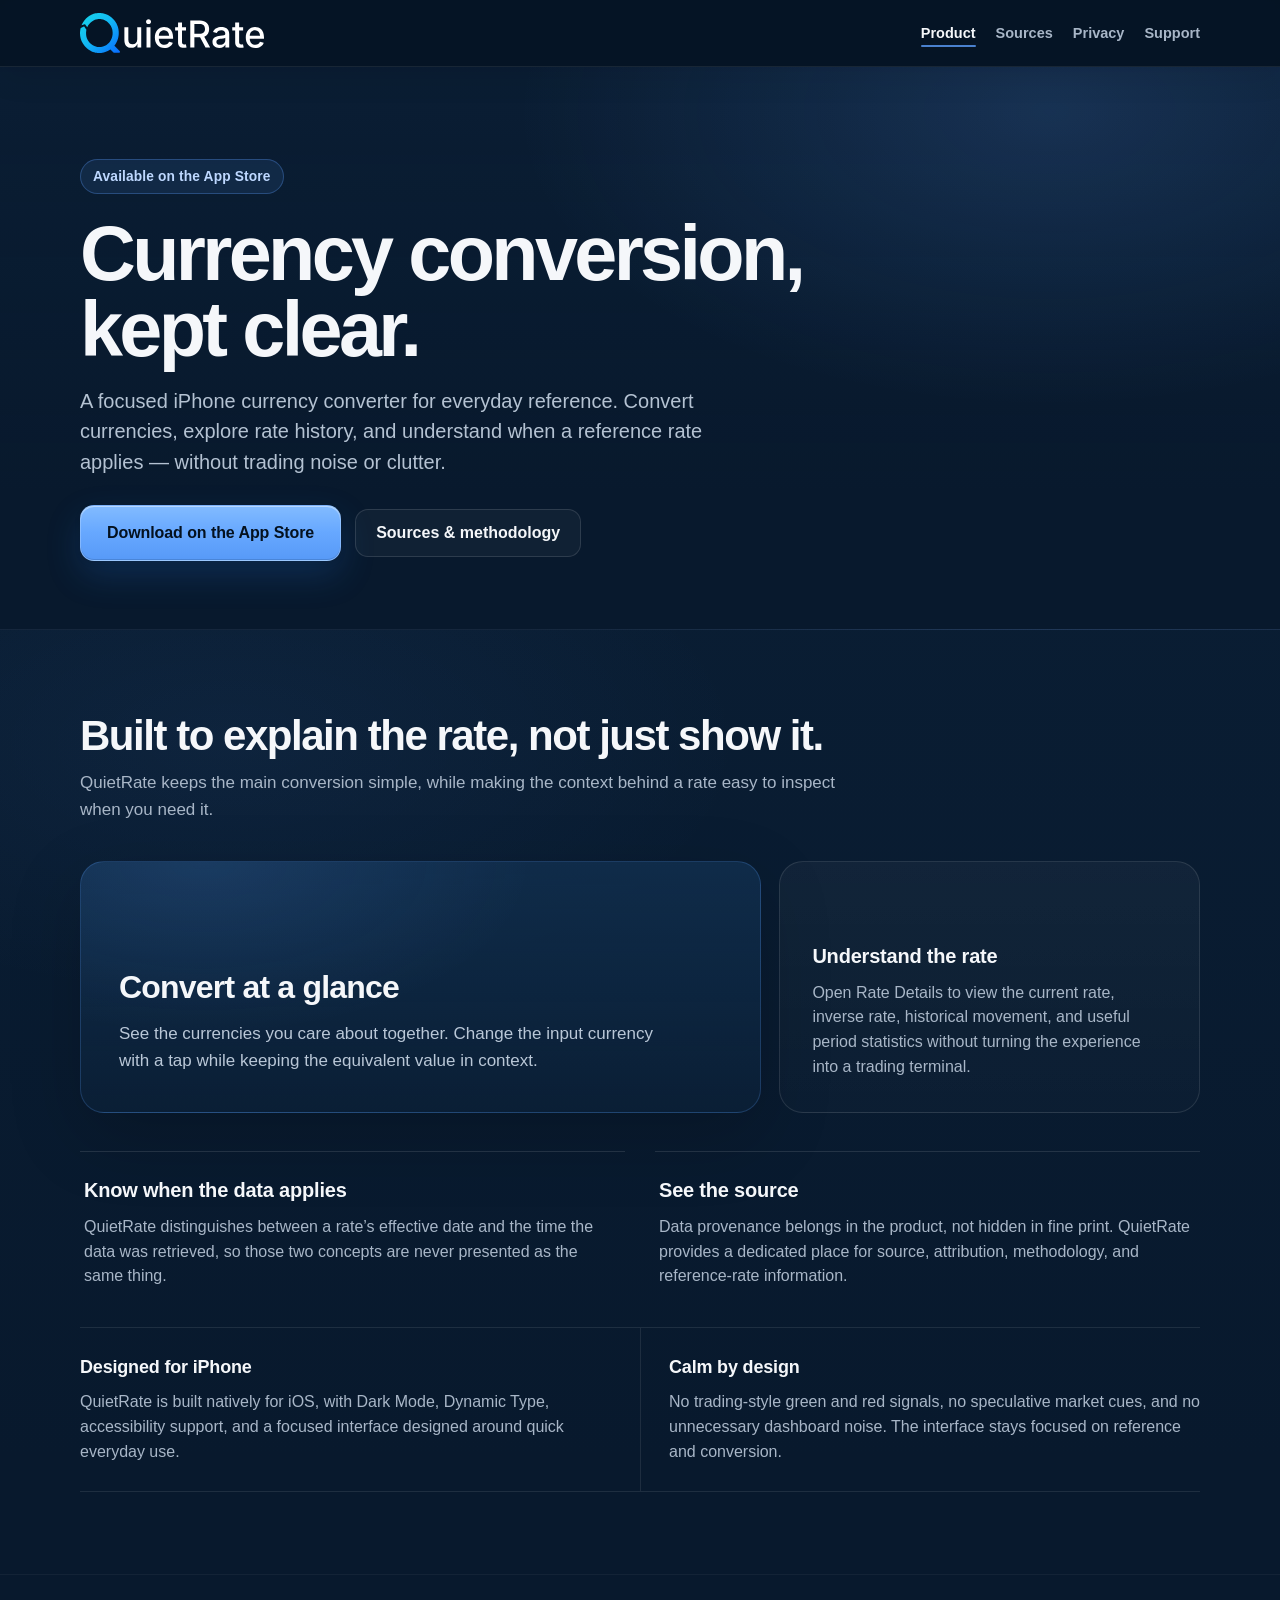
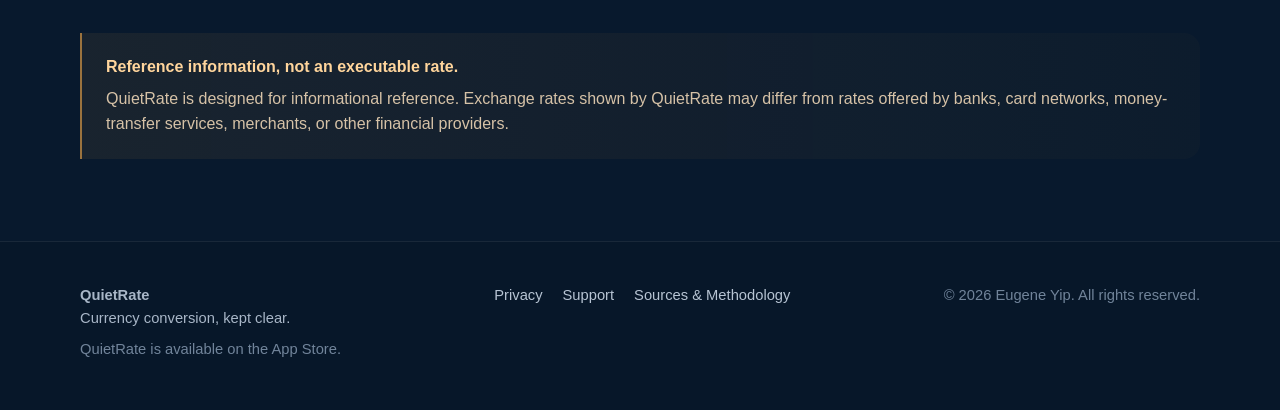
<file: index.html>
<!doctype html>
<html lang="en">
<head>
  <meta charset="utf-8">
  <meta name="viewport" content="width=device-width, initial-scale=1">
  <title>QuietRate — Currency conversion, kept clear.</title>
  <meta name="description" content="A focused iPhone currency converter for everyday reference, with clear rate context and source transparency.">
  <meta name="theme-color" content="#08192D">
  <meta name="color-scheme" content="dark">
  <link rel="canonical" href="https://quietrate.app/">
  <meta property="og:type" content="website">
  <meta property="og:title" content="QuietRate — Currency conversion, kept clear.">
  <meta property="og:description" content="A focused iPhone currency converter for everyday reference, with clear rate context and source transparency.">
  <meta property="og:url" content="https://quietrate.app/">
<link rel="icon" href="/favicon.svg" type="image/svg+xml">
<link rel="icon" href="/favicon-48x48.png" type="image/png" sizes="48x48">
<link rel="icon" href="/favicon-32x32.png" type="image/png" sizes="32x32">
<link rel="icon" href="/favicon-16x16.png" type="image/png" sizes="16x16">
<link rel="apple-touch-icon" href="/apple-touch-icon.png" sizes="180x180">
  <link rel="stylesheet" href="/assets/styles.css">
</head>
<body>

<a class="skip-link" href="#main">Skip to content</a>
<header class="site-header">
  <div class="wrap nav">
    <a class="brand" href="/"><img src="/assets/brand/QuietRate-Lockup-Integrated-Dark.svg" alt="QuietRate" width="207" height="44"></a>
    <nav aria-label="Primary">
      <ul class="nav-links">
        <li><a href="/" aria-current="page">Product</a></li>
        <li><a href="/sources/">Sources</a></li>
        <li><a href="/privacy/">Privacy</a></li>
        <li><a href="/support/">Support</a></li>
      </ul>
    </nav>
  </div>
</header>

<main id="main">

<section class="hero">
  <div class="wrap">
    <span class="eyebrow">Available on the App Store</span>
    <h1 class="hero-title"><span>Currency</span> <span>conversion,</span> <span>kept clear.</span></h1>
    <p class="lede">A focused iPhone currency converter for everyday reference. Convert currencies, explore rate history, and understand when a reference rate applies — without trading noise or clutter.</p>
    <div class="actions">
      <a class="button primary" href="https://apps.apple.com/us/app/quietrate-currency-converter/id6806090397">Download on the App Store</a>
      <a class="button secondary" href="/sources/">Sources &amp; methodology</a>
    </div>
  </div>
</section>

<section class="section feature-section">
  <div class="wrap">
    <div class="section-title">
      <h2>Built to explain the rate, not just show it.</h2>
      <p>QuietRate keeps the main conversion simple, while making the context behind a rate easy to inspect when you need it.</p>
    </div>
    <div class="feature-lead-grid">
      <article class="card feature-lead">
        <h3>Convert at a glance</h3>
        <p>See the currencies you care about together. Change the input currency with a tap while keeping the equivalent value in context.</p>
      </article>
      <article class="card feature-supporting">
        <h3>Understand the rate</h3>
        <p>Open Rate Details to view the current rate, inverse rate, historical movement, and useful period statistics without turning the experience into a trading terminal.</p>
      </article>
    </div>
    <div class="feature-context-grid">
      <article class="card">
        <h3>Know when the data applies</h3>
        <p>QuietRate distinguishes between a rate’s effective date and the time the data was retrieved, so those two concepts are never presented as the same thing.</p>
      </article>
      <article class="card">
        <h3>See the source</h3>
        <p>Data provenance belongs in the product, not hidden in fine print. QuietRate provides a dedicated place for source, attribution, methodology, and reference-rate information.</p>
      </article>
    </div>
    <div class="feature-principles">
      <article class="feature-principle">
        <h3>Designed for iPhone</h3>
        <p>QuietRate is built natively for iOS, with Dark Mode, Dynamic Type, accessibility support, and a focused interface designed around quick everyday use.</p>
      </article>
      <article class="feature-principle">
        <h3>Calm by design</h3>
        <p>No trading-style green and red signals, no speculative market cues, and no unnecessary dashboard noise. The interface stays focused on reference and conversion.</p>
      </article>
    </div>
  </div>
</section>

<section class="section reference-section">
  <div class="wrap">
    <div class="notice">
      <strong>Reference information, not an executable rate.</strong>
      <p>QuietRate is designed for informational reference. Exchange rates shown by QuietRate may differ from rates offered by banks, card networks, money-transfer services, merchants, or other financial providers.</p>
    </div>
  </div>
</section>

</main>

<footer class="site-footer">
  <div class="wrap footer-row">
    <div>
      <strong>QuietRate</strong><br>
      Currency conversion, kept clear.<br>
      <span class="meta-note">QuietRate is available on the App Store.</span>
    </div>
    <div class="footer-links" aria-label="Footer">
      <a href="/privacy/">Privacy</a>
      <a href="/support/">Support</a>
      <a href="/sources/">Sources &amp; Methodology</a>
    </div>
    <div>© 2026 Eugene Yip. All rights reserved.</div>
  </div>
</footer>

</body>
</html>
</file>
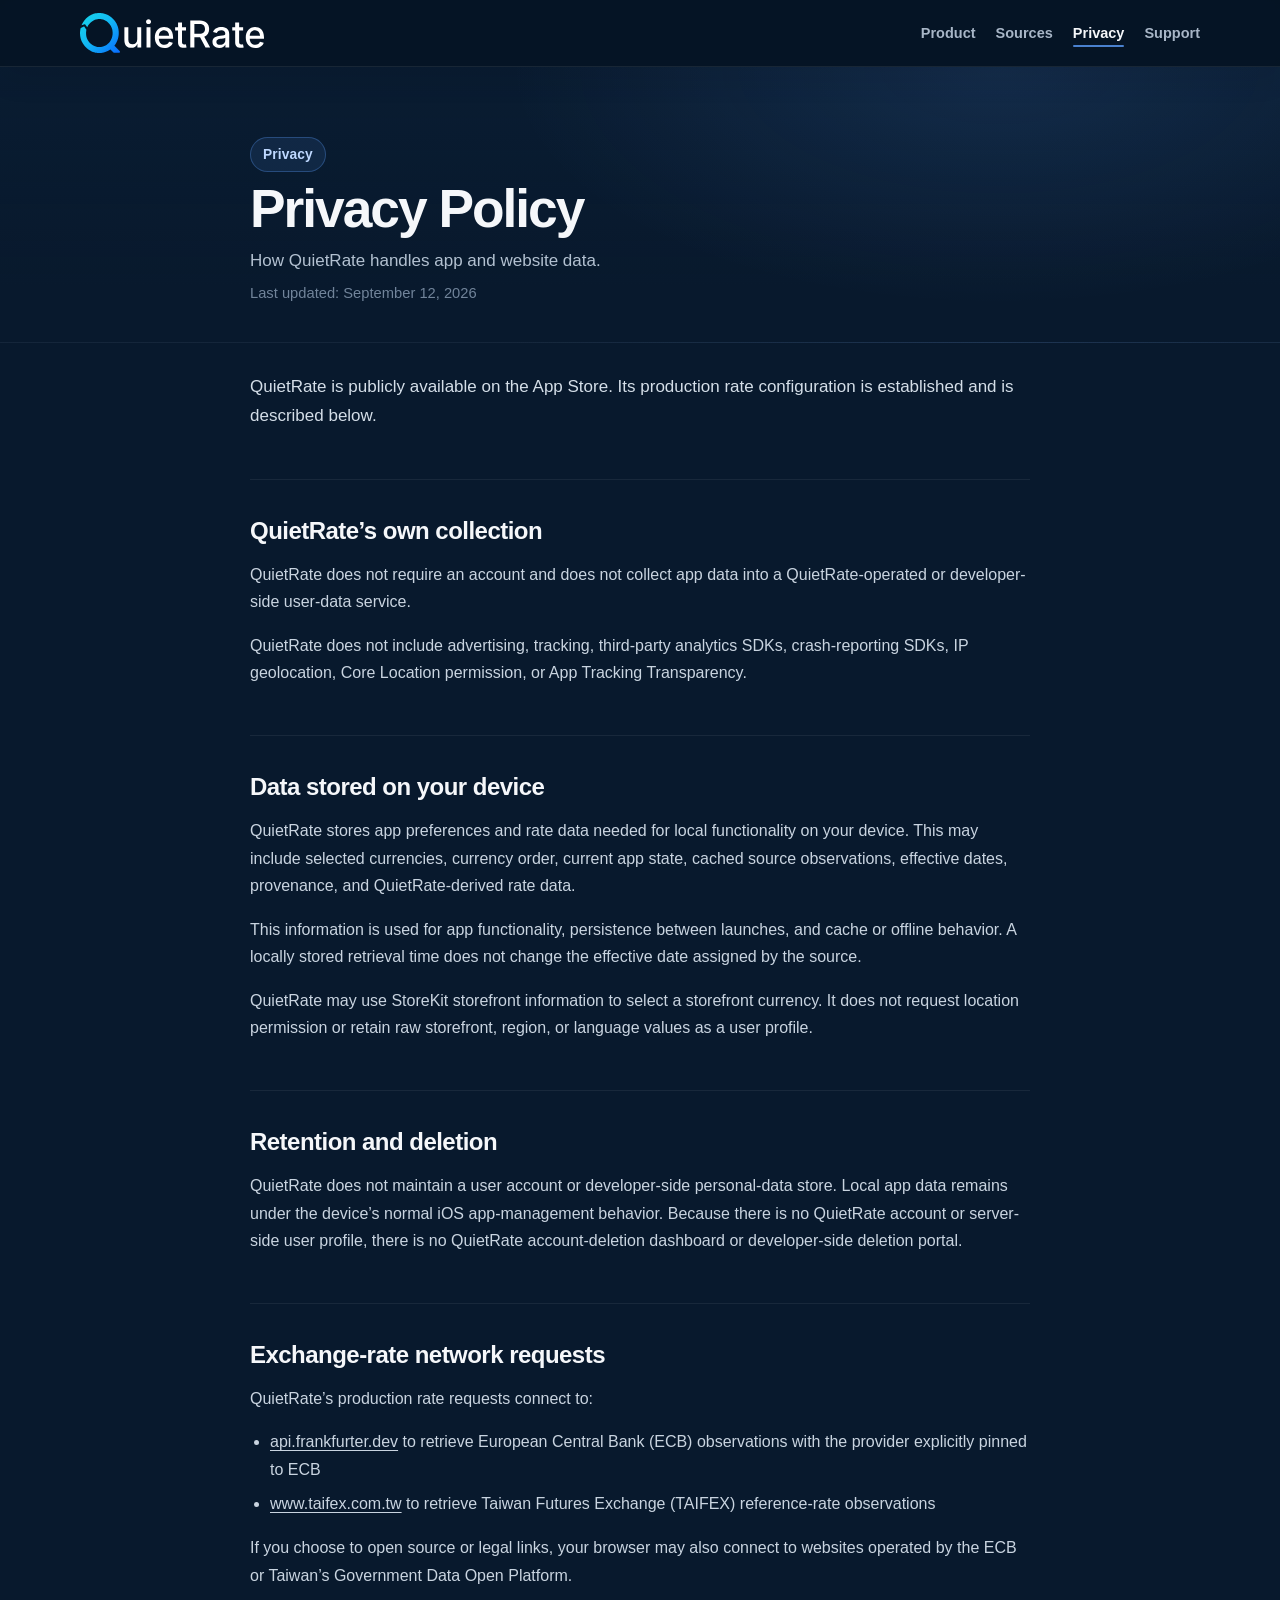
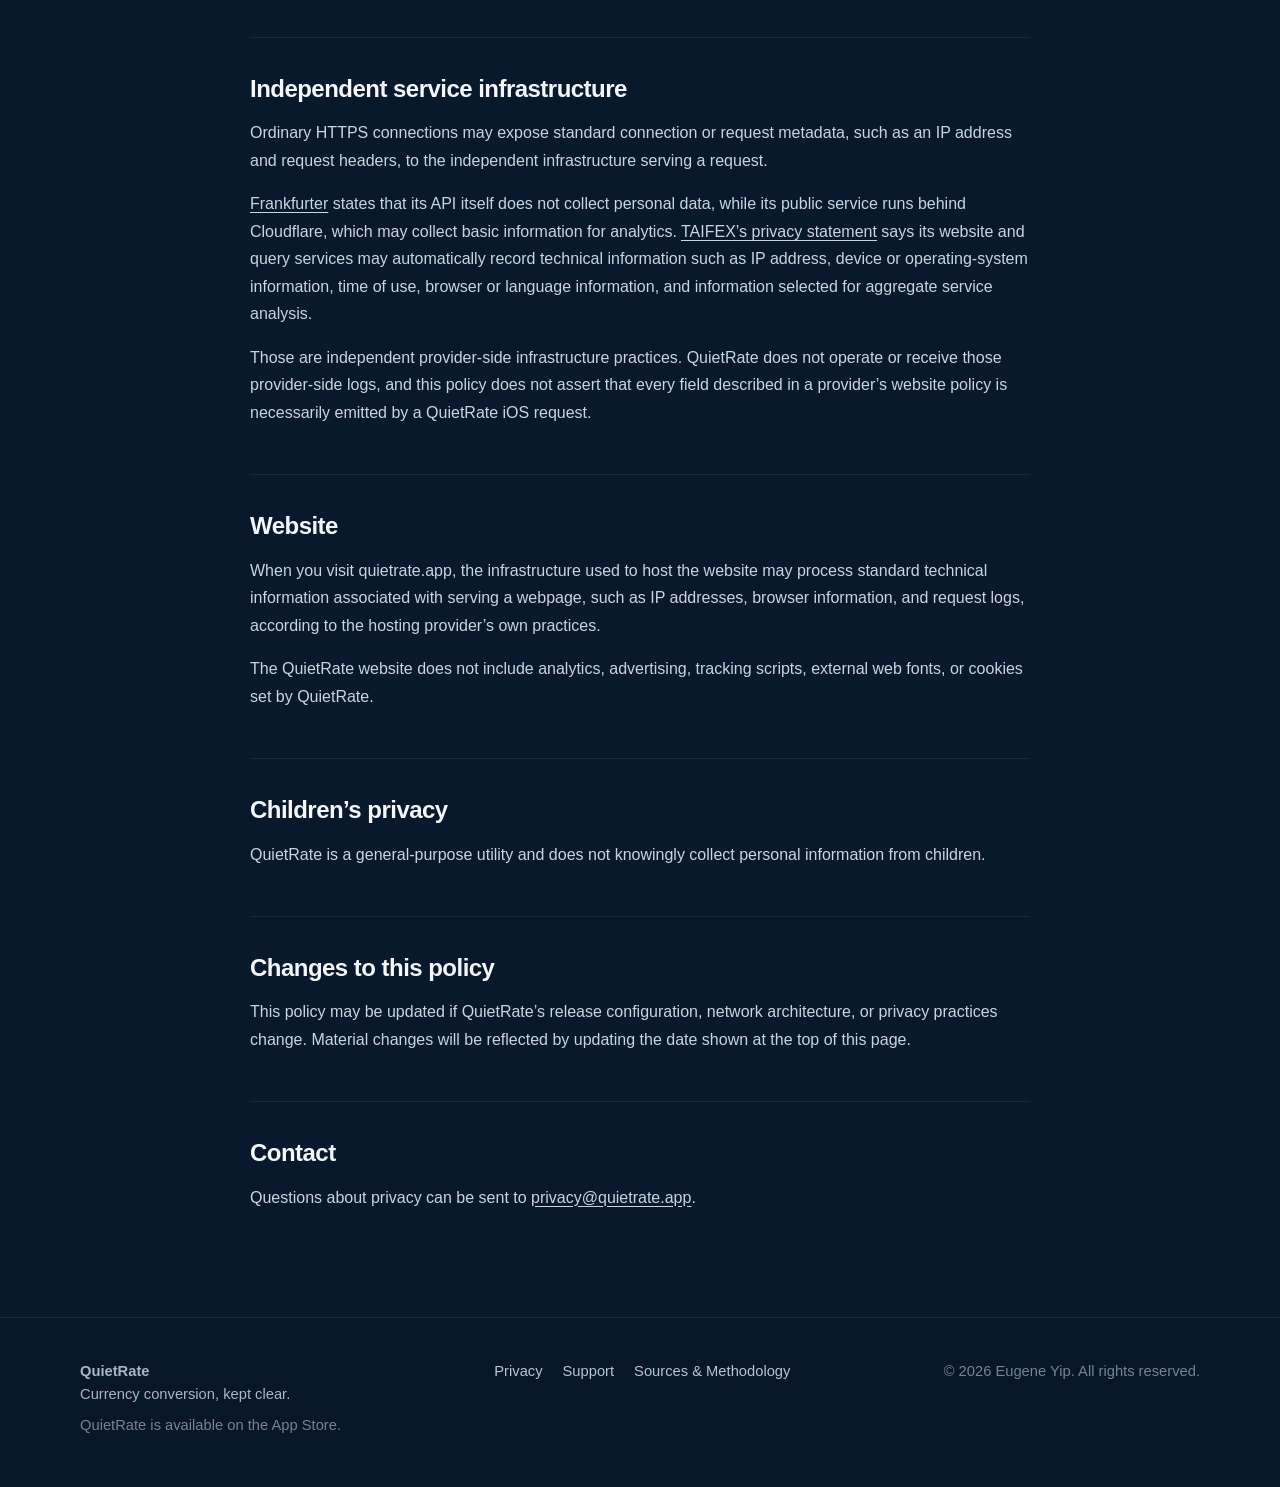
<file: privacy/index.html>
<!doctype html>
<html lang="en">
<head>
  <meta charset="utf-8">
  <meta name="viewport" content="width=device-width, initial-scale=1">
  <title>Privacy Policy — QuietRate</title>
  <meta name="description" content="Privacy information for QuietRate.">
  <meta name="theme-color" content="#08192D">
  <meta name="color-scheme" content="dark">
  <link rel="canonical" href="https://quietrate.app/privacy/">
  <meta property="og:type" content="website">
  <meta property="og:title" content="Privacy Policy — QuietRate">
  <meta property="og:description" content="Privacy information for QuietRate.">
  <meta property="og:url" content="https://quietrate.app/privacy/">
<link rel="icon" href="/favicon.svg" type="image/svg+xml">
<link rel="icon" href="/favicon-48x48.png" type="image/png" sizes="48x48">
<link rel="icon" href="/favicon-32x32.png" type="image/png" sizes="32x32">
<link rel="icon" href="/favicon-16x16.png" type="image/png" sizes="16x16">
<link rel="apple-touch-icon" href="/apple-touch-icon.png" sizes="180x180">
  <link rel="stylesheet" href="/assets/styles.css">
</head>
<body>

<a class="skip-link" href="#main">Skip to content</a>
<header class="site-header">
  <div class="wrap nav">
    <a class="brand" href="/"><img src="/assets/brand/QuietRate-Lockup-Integrated-Dark.svg" alt="QuietRate" width="207" height="44"></a>
    <nav aria-label="Primary">
      <ul class="nav-links">
        <li><a href="/">Product</a></li>
        <li><a href="/sources/">Sources</a></li>
        <li><a href="/privacy/" aria-current="page">Privacy</a></li>
        <li><a href="/support/">Support</a></li>
      </ul>
    </nav>
  </div>
</header>

<main id="main">

<section class="page-hero">
  <div class="wrap">
    <span class="eyebrow">Privacy</span>
    <h1>Privacy Policy</h1>
    <p>How QuietRate handles app and website data.</p>
    <span class="meta-note">Last updated: September 12, 2026</span>
  </div>
</section>
<section class="wrap prose">
  <p>QuietRate is publicly available on the App Store. Its production rate configuration is established and is described below.</p>

  <h2>QuietRate’s own collection</h2>
  <p>QuietRate does not require an account and does not collect app data into a QuietRate-operated or developer-side user-data service.</p>
  <p>QuietRate does not include advertising, tracking, third-party analytics SDKs, crash-reporting SDKs, IP geolocation, Core Location permission, or App Tracking Transparency.</p>

  <h2>Data stored on your device</h2>
  <p>QuietRate stores app preferences and rate data needed for local functionality on your device. This may include selected currencies, currency order, current app state, cached source observations, effective dates, provenance, and QuietRate-derived rate data.</p>
  <p>This information is used for app functionality, persistence between launches, and cache or offline behavior. A locally stored retrieval time does not change the effective date assigned by the source.</p>
  <p>QuietRate may use StoreKit storefront information to select a storefront currency. It does not request location permission or retain raw storefront, region, or language values as a user profile.</p>

  <h2>Retention and deletion</h2>
  <p>QuietRate does not maintain a user account or developer-side personal-data store. Local app data remains under the device’s normal iOS app-management behavior. Because there is no QuietRate account or server-side user profile, there is no QuietRate account-deletion dashboard or developer-side deletion portal.</p>

  <h2>Exchange-rate network requests</h2>
  <p>QuietRate’s production rate requests connect to:</p>
  <ul>
    <li><a href="https://api.frankfurter.dev">api.frankfurter.dev</a> to retrieve European Central Bank (ECB) observations with the provider explicitly pinned to ECB</li>
    <li><a href="https://www.taifex.com.tw">www.taifex.com.tw</a> to retrieve Taiwan Futures Exchange (TAIFEX) reference-rate observations</li>
  </ul>
  <p>If you choose to open source or legal links, your browser may also connect to websites operated by the ECB or Taiwan’s Government Data Open Platform.</p>

  <h2>Independent service infrastructure</h2>
  <p>Ordinary HTTPS connections may expose standard connection or request metadata, such as an IP address and request headers, to the independent infrastructure serving a request.</p>
  <p><a href="https://frankfurter.dev/">Frankfurter</a> states that its API itself does not collect personal data, while its public service runs behind Cloudflare, which may collect basic information for analytics. <a href="https://www.taifex.com.tw/enl/eduEng/privacy">TAIFEX’s privacy statement</a> says its website and query services may automatically record technical information such as IP address, device or operating-system information, time of use, browser or language information, and information selected for aggregate service analysis.</p>
  <p>Those are independent provider-side infrastructure practices. QuietRate does not operate or receive those provider-side logs, and this policy does not assert that every field described in a provider’s website policy is necessarily emitted by a QuietRate iOS request.</p>

  <h2>Website</h2>
  <p>When you visit quietrate.app, the infrastructure used to host the website may process standard technical information associated with serving a webpage, such as IP addresses, browser information, and request logs, according to the hosting provider’s own practices.</p>
  <p>The QuietRate website does not include analytics, advertising, tracking scripts, external web fonts, or cookies set by QuietRate.</p>

  <h2>Children’s privacy</h2>
  <p>QuietRate is a general-purpose utility and does not knowingly collect personal information from children.</p>

  <h2>Changes to this policy</h2>
  <p>This policy may be updated if QuietRate’s release configuration, network architecture, or privacy practices change. Material changes will be reflected by updating the date shown at the top of this page.</p>

  <h2>Contact</h2>
  <p>Questions about privacy can be sent to <a href="mailto:privacy@quietrate.app">privacy@quietrate.app</a>.</p>
</section>

</main>

<footer class="site-footer">
  <div class="wrap footer-row">
    <div>
      <strong>QuietRate</strong><br>
      Currency conversion, kept clear.<br>
      <span class="meta-note">QuietRate is available on the App Store.</span>
    </div>
    <div class="footer-links" aria-label="Footer">
      <a href="/privacy/">Privacy</a>
      <a href="/support/">Support</a>
      <a href="/sources/">Sources &amp; Methodology</a>
    </div>
    <div>© 2026 Eugene Yip. All rights reserved.</div>
  </div>
</footer>

</body>
</html>
</file>
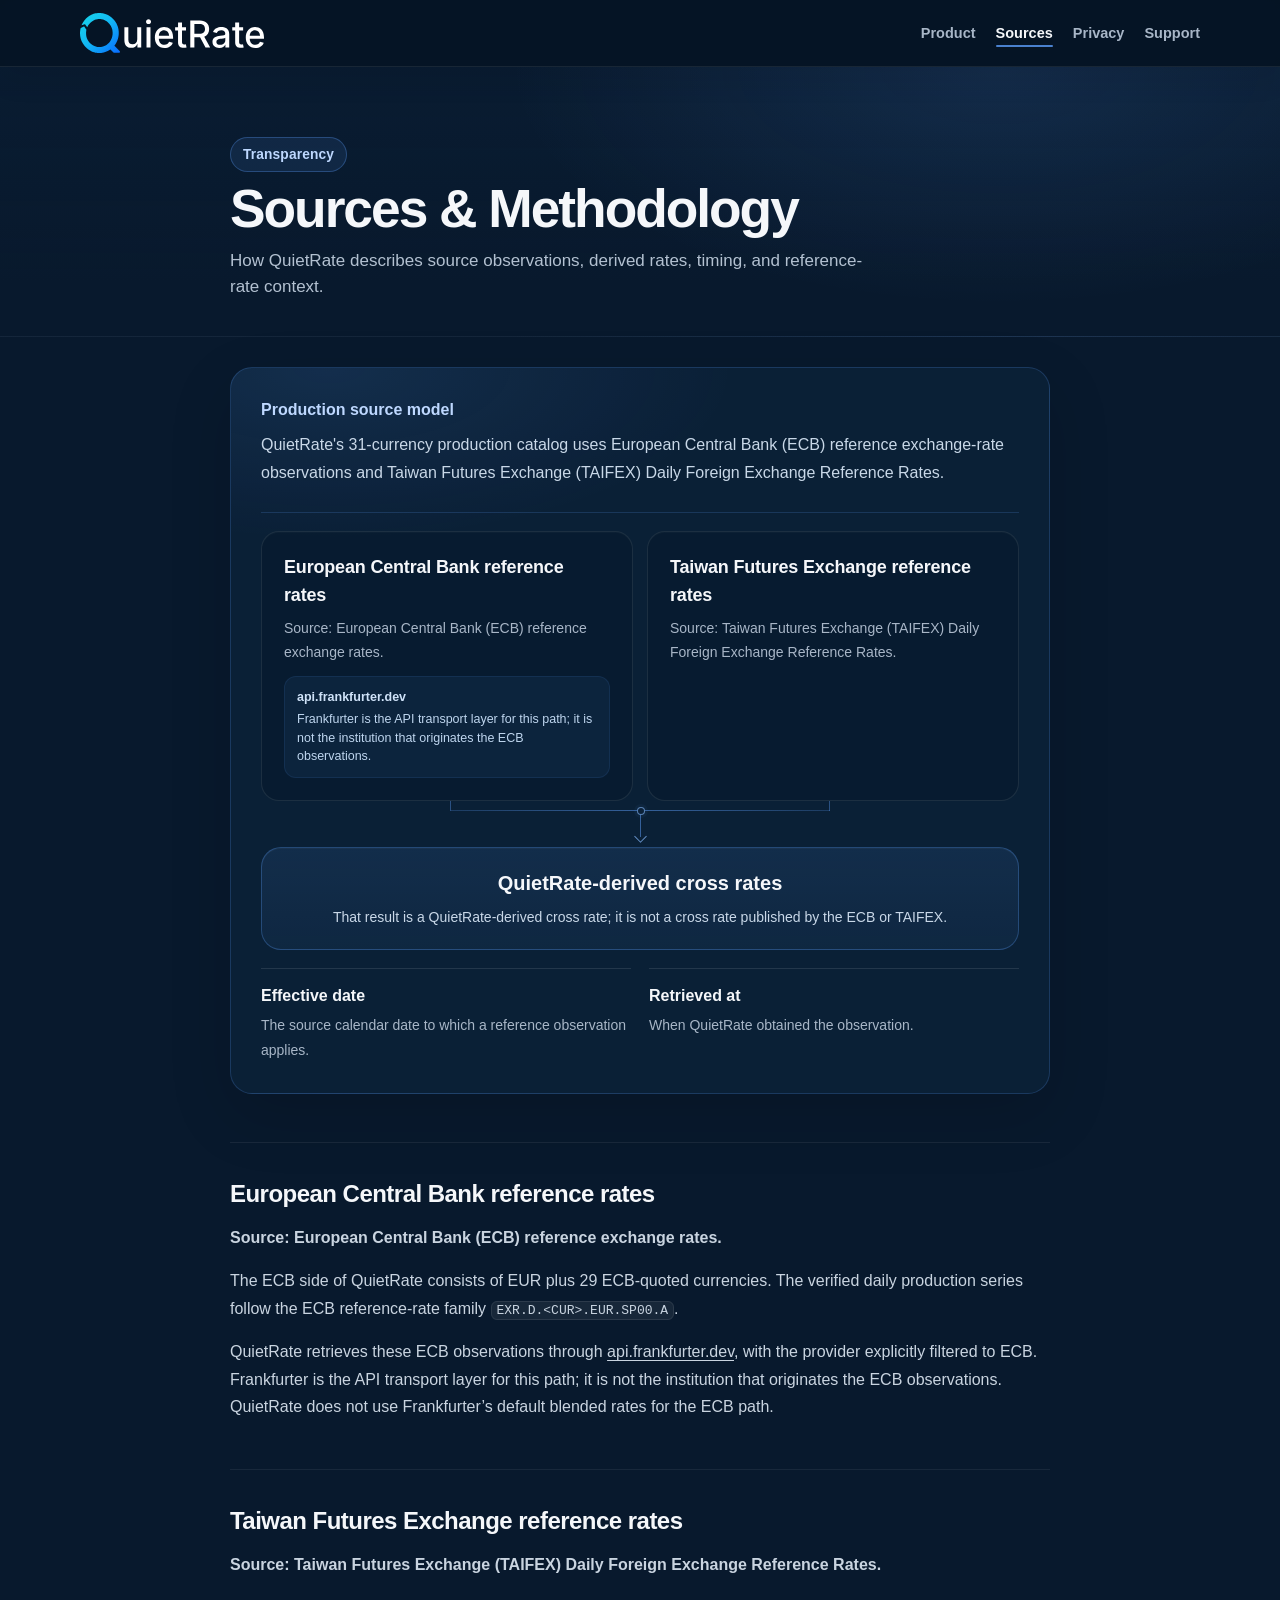
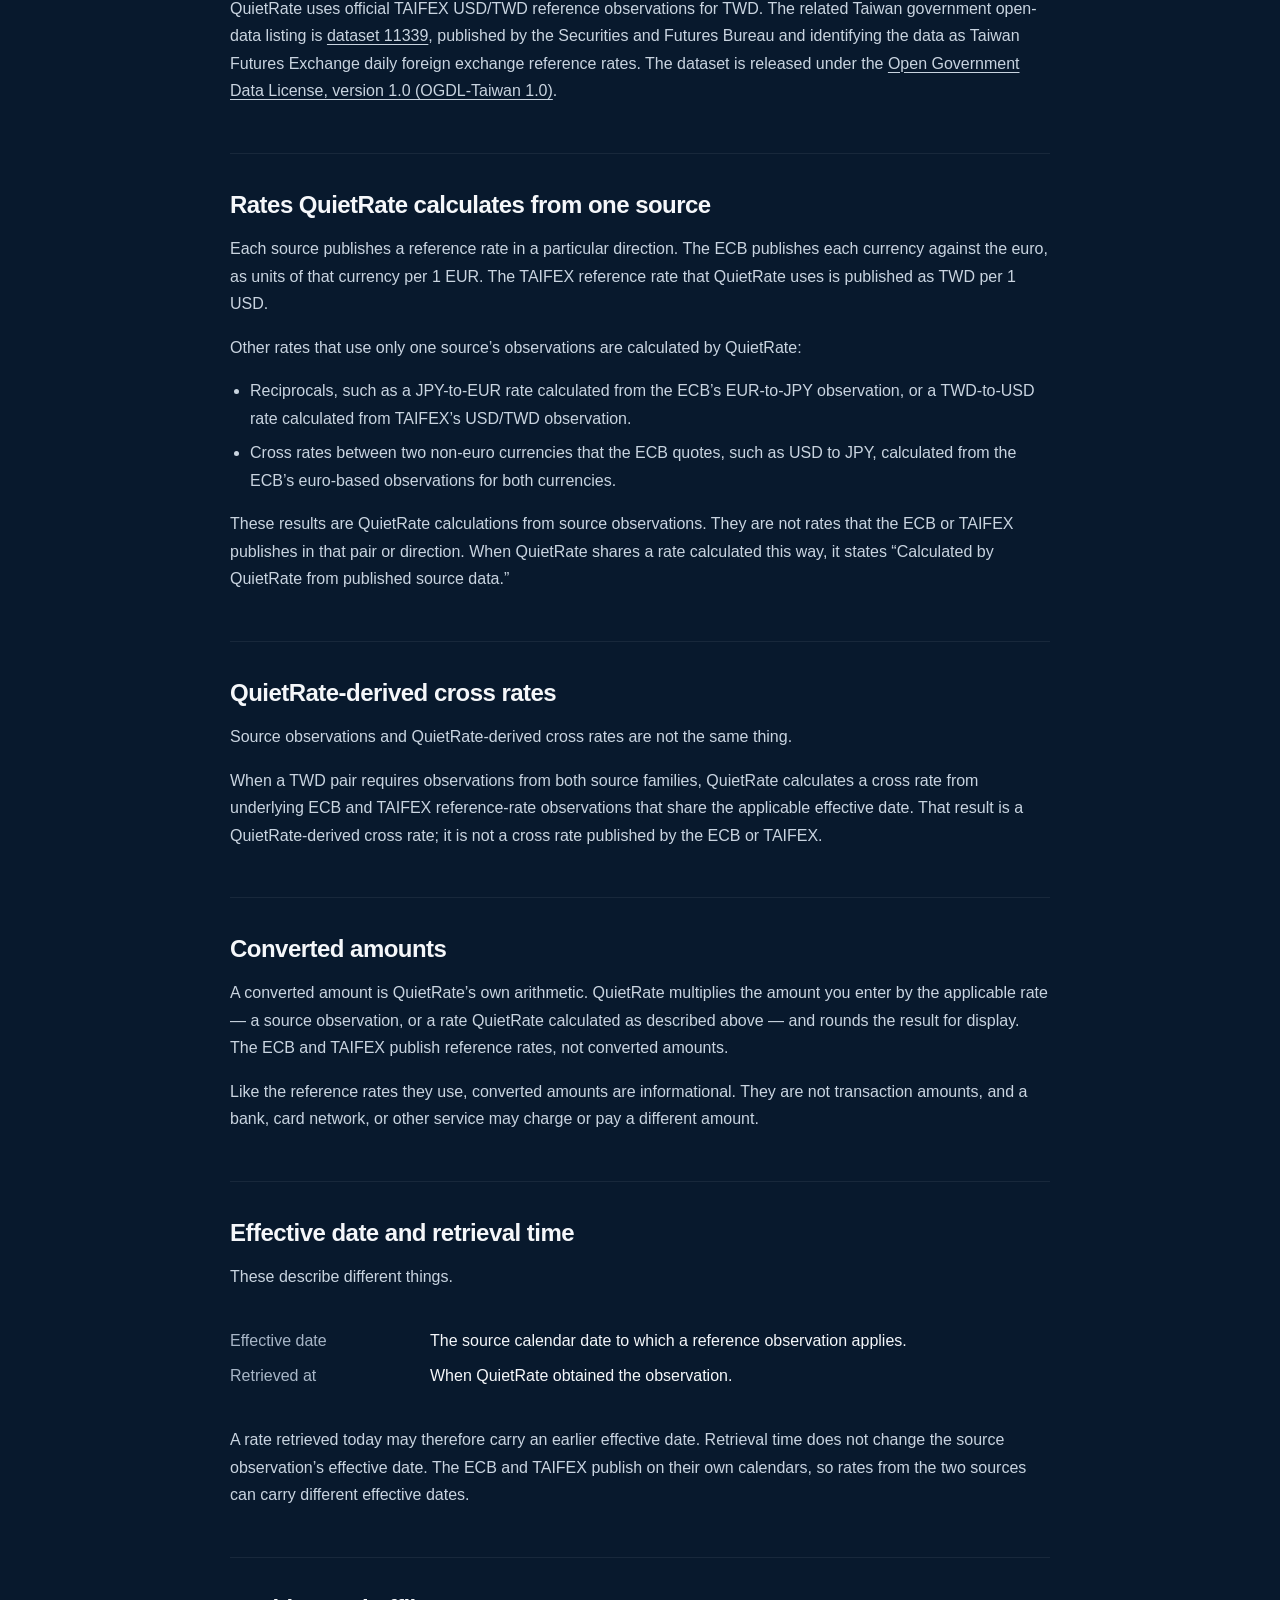
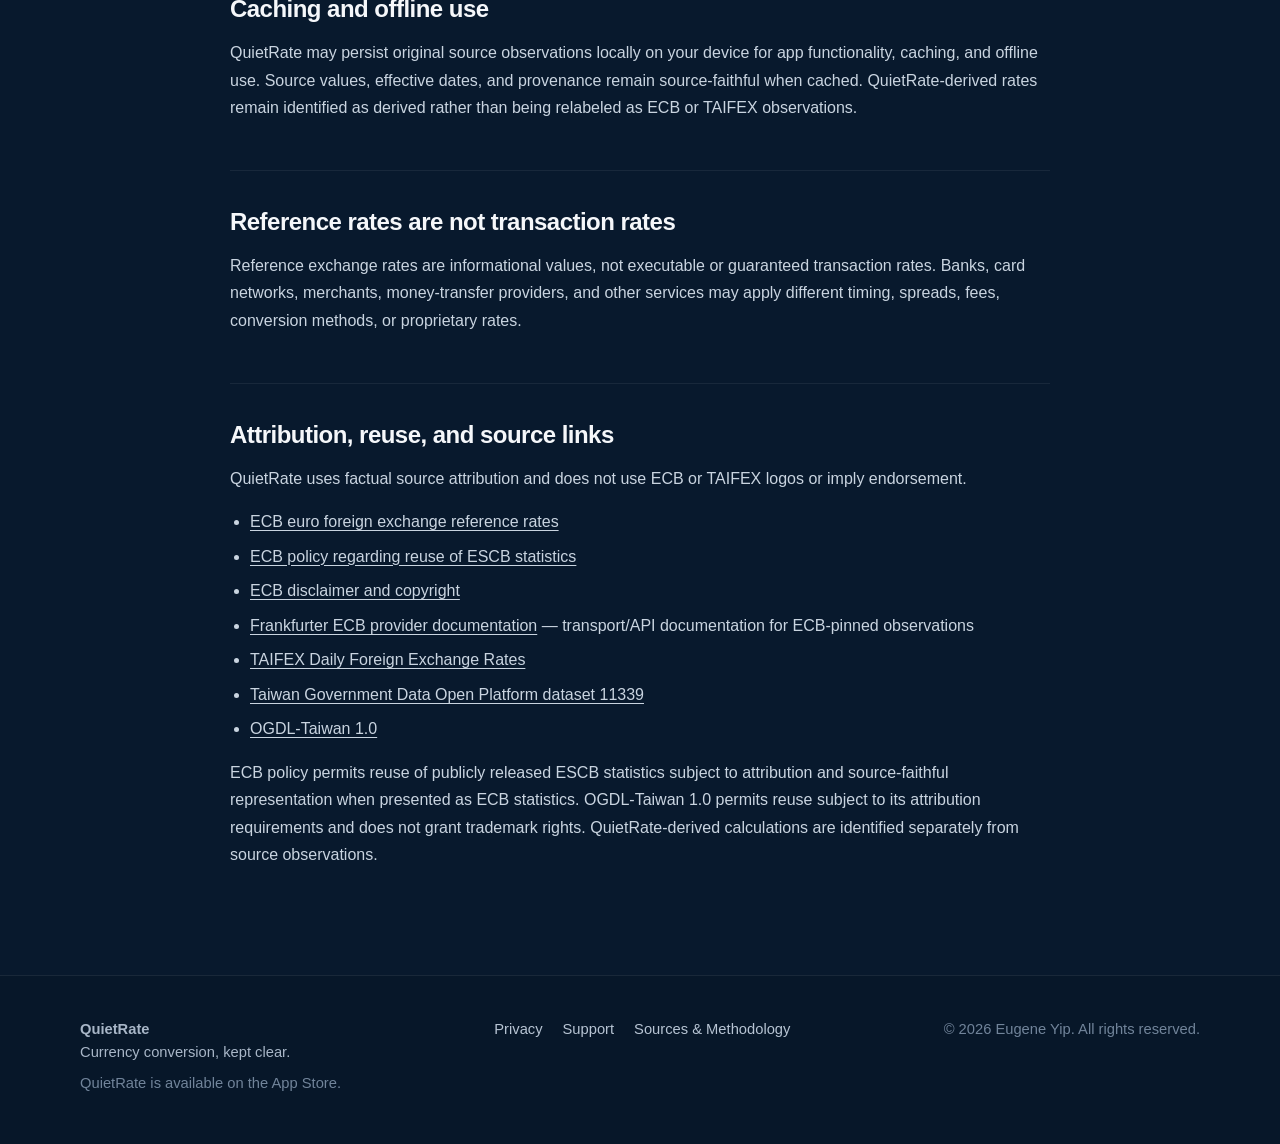
<file: sources/index.html>
<!doctype html>
<html lang="en">
<head>
  <meta charset="utf-8">
  <meta name="viewport" content="width=device-width, initial-scale=1">
  <title>Sources &amp; Methodology — QuietRate</title>
  <meta name="description" content="How QuietRate uses ECB and TAIFEX reference-rate observations, derived rates, effective dates, retrieval timing, and local caching.">
  <meta name="theme-color" content="#08192D">
  <meta name="color-scheme" content="dark">
  <link rel="canonical" href="https://quietrate.app/sources/">
  <meta property="og:type" content="website">
  <meta property="og:title" content="Sources &amp; Methodology — QuietRate">
  <meta property="og:description" content="How QuietRate uses ECB and TAIFEX reference-rate observations, derived rates, effective dates, retrieval timing, and local caching.">
  <meta property="og:url" content="https://quietrate.app/sources/">
<link rel="icon" href="/favicon.svg" type="image/svg+xml">
<link rel="icon" href="/favicon-48x48.png" type="image/png" sizes="48x48">
<link rel="icon" href="/favicon-32x32.png" type="image/png" sizes="32x32">
<link rel="icon" href="/favicon-16x16.png" type="image/png" sizes="16x16">
<link rel="apple-touch-icon" href="/apple-touch-icon.png" sizes="180x180">
  <link rel="stylesheet" href="/assets/styles.css">
</head>
<body>

<a class="skip-link" href="#main">Skip to content</a>
<header class="site-header">
  <div class="wrap nav">
    <a class="brand" href="/"><img src="/assets/brand/QuietRate-Lockup-Integrated-Dark.svg" alt="QuietRate" width="207" height="44"></a>
    <nav aria-label="Primary">
      <ul class="nav-links">
        <li><a href="/">Product</a></li>
        <li><a href="/sources/" aria-current="page">Sources</a></li>
        <li><a href="/privacy/">Privacy</a></li>
        <li><a href="/support/">Support</a></li>
      </ul>
    </nav>
  </div>
</header>

<main id="main">

<section class="page-hero page-hero-wide">
  <div class="wrap">
    <span class="eyebrow">Transparency</span>
    <h1>Sources &amp; Methodology</h1>
    <p>How QuietRate describes source observations, derived rates, timing, and reference-rate context.</p>
  </div>
</section>
<section class="wrap prose prose-wide">
  <div class="notice source-summary">
    <strong>Production source model</strong>
    <p>QuietRate's 31-currency production catalog uses European Central Bank (ECB) reference exchange-rate observations and Taiwan Futures Exchange (TAIFEX) Daily Foreign Exchange Reference Rates.</p>
    <div class="source-model">
      <div class="source-model-inputs">
        <article class="source-model-card">
          <h3>European Central Bank reference rates</h3>
          <p>Source: European Central Bank (ECB) reference exchange rates.</p>
          <div class="source-transport">
            <strong>api.frankfurter.dev</strong>
            <span>Frankfurter is the API transport layer for this path; it is not the institution that originates the ECB observations.</span>
          </div>
        </article>
        <article class="source-model-card">
          <h3>Taiwan Futures Exchange reference rates</h3>
          <p>Source: Taiwan Futures Exchange (TAIFEX) Daily Foreign Exchange Reference Rates.</p>
        </article>
      </div>
      <div class="source-model-flow" aria-hidden="true"></div>
      <article class="source-derived">
        <h3>QuietRate-derived cross rates</h3>
        <p>That result is a QuietRate-derived cross rate; it is not a cross rate published by the ECB or TAIFEX.</p>
      </article>
      <div class="source-timing-pair">
        <div class="source-timing">
          <strong>Effective date</strong>
          <span>The source calendar date to which a reference observation applies.</span>
        </div>
        <div class="source-timing">
          <strong>Retrieved at</strong>
          <span>When QuietRate obtained the observation.</span>
        </div>
      </div>
    </div>
  </div>

  <h2>European Central Bank reference rates</h2>
  <p><strong>Source: European Central Bank (ECB) reference exchange rates.</strong></p>
  <p>The ECB side of QuietRate consists of EUR plus 29 ECB-quoted currencies. The verified daily production series follow the ECB reference-rate family <code>EXR.D.&lt;CUR&gt;.EUR.SP00.A</code>.</p>
  <p>QuietRate retrieves these ECB observations through <a href="https://api.frankfurter.dev">api.frankfurter.dev</a>, with the provider explicitly filtered to ECB. Frankfurter is the API transport layer for this path; it is not the institution that originates the ECB observations. QuietRate does not use Frankfurter’s default blended rates for the ECB path.</p>

  <h2>Taiwan Futures Exchange reference rates</h2>
  <p><strong>Source: Taiwan Futures Exchange (TAIFEX) Daily Foreign Exchange Reference Rates.</strong></p>
  <p>QuietRate uses official TAIFEX USD/TWD reference observations for TWD. The related Taiwan government open-data listing is <a href="https://data.gov.tw/en/datasets/11339">dataset 11339</a>, published by the Securities and Futures Bureau and identifying the data as Taiwan Futures Exchange daily foreign exchange reference rates. The dataset is released under the <a href="https://data.gov.tw/license">Open Government Data License, version 1.0 (OGDL-Taiwan 1.0)</a>.</p>

  <h2>Rates QuietRate calculates from one source</h2>
  <p>Each source publishes a reference rate in a particular direction. The ECB publishes each currency against the euro, as units of that currency per 1 EUR. The TAIFEX reference rate that QuietRate uses is published as TWD per 1 USD.</p>
  <p>Other rates that use only one source’s observations are calculated by QuietRate:</p>
  <ul>
    <li>Reciprocals, such as a JPY-to-EUR rate calculated from the ECB’s EUR-to-JPY observation, or a TWD-to-USD rate calculated from TAIFEX’s USD/TWD observation.</li>
    <li>Cross rates between two non-euro currencies that the ECB quotes, such as USD to JPY, calculated from the ECB’s euro-based observations for both currencies.</li>
  </ul>
  <p>These results are QuietRate calculations from source observations. They are not rates that the ECB or TAIFEX publishes in that pair or direction. When QuietRate shares a rate calculated this way, it states “Calculated by QuietRate from published source data.”</p>

  <h2>QuietRate-derived cross rates</h2>
  <p>Source observations and QuietRate-derived cross rates are not the same thing.</p>
  <p>When a TWD pair requires observations from both source families, QuietRate calculates a cross rate from underlying ECB and TAIFEX reference-rate observations that share the applicable effective date. That result is a QuietRate-derived cross rate; it is not a cross rate published by the ECB or TAIFEX.</p>

  <h2>Converted amounts</h2>
  <p>A converted amount is QuietRate’s own arithmetic. QuietRate multiplies the amount you enter by the applicable rate — a source observation, or a rate QuietRate calculated as described above — and rounds the result for display. The ECB and TAIFEX publish reference rates, not converted amounts.</p>
  <p>Like the reference rates they use, converted amounts are informational. They are not transaction amounts, and a bank, card network, or other service may charge or pay a different amount.</p>

  <h2>Effective date and retrieval time</h2>
  <p>These describe different things.</p>
  <dl class="definition-grid">
    <dt>Effective date</dt>
    <dd>The source calendar date to which a reference observation applies.</dd>
    <dt>Retrieved at</dt>
    <dd>When QuietRate obtained the observation.</dd>
  </dl>
  <p>A rate retrieved today may therefore carry an earlier effective date. Retrieval time does not change the source observation’s effective date. The ECB and TAIFEX publish on their own calendars, so rates from the two sources can carry different effective dates.</p>

  <h2>Caching and offline use</h2>
  <p>QuietRate may persist original source observations locally on your device for app functionality, caching, and offline use. Source values, effective dates, and provenance remain source-faithful when cached. QuietRate-derived rates remain identified as derived rather than being relabeled as ECB or TAIFEX observations.</p>

  <h2>Reference rates are not transaction rates</h2>
  <p>Reference exchange rates are informational values, not executable or guaranteed transaction rates. Banks, card networks, merchants, money-transfer providers, and other services may apply different timing, spreads, fees, conversion methods, or proprietary rates.</p>

  <h2>Attribution, reuse, and source links</h2>
  <p>QuietRate uses factual source attribution and does not use ECB or TAIFEX logos or imply endorsement.</p>
  <ul>
    <li><a href="https://www.ecb.europa.eu/stats/policy_and_exchange_rates/euro_reference_exchange_rates/html/index.en.html">ECB euro foreign exchange reference rates</a></li>
    <li><a href="https://www.ecb.europa.eu/stats/ecb_statistics/governance_and_quality_framework/html/usage_policy.en.html">ECB policy regarding reuse of ESCB statistics</a></li>
    <li><a href="https://www.ecb.europa.eu/services/using-our-site/disclaimer/html/index.en.html">ECB disclaimer and copyright</a></li>
    <li><a href="https://frankfurter.dev/providers/ecb/">Frankfurter ECB provider documentation</a> — transport/API documentation for ECB-pinned observations</li>
    <li><a href="https://www.taifex.com.tw/enl/eng3/dlDailyFXRateView">TAIFEX Daily Foreign Exchange Rates</a></li>
    <li><a href="https://data.gov.tw/en/datasets/11339">Taiwan Government Data Open Platform dataset 11339</a></li>
    <li><a href="https://data.gov.tw/license">OGDL-Taiwan 1.0</a></li>
  </ul>
  <p>ECB policy permits reuse of publicly released ESCB statistics subject to attribution and source-faithful representation when presented as ECB statistics. OGDL-Taiwan 1.0 permits reuse subject to its attribution requirements and does not grant trademark rights. QuietRate-derived calculations are identified separately from source observations.</p>
</section>

</main>

<footer class="site-footer">
  <div class="wrap footer-row">
    <div>
      <strong>QuietRate</strong><br>
      Currency conversion, kept clear.<br>
      <span class="meta-note">QuietRate is available on the App Store.</span>
    </div>
    <div class="footer-links" aria-label="Footer">
      <a href="/privacy/">Privacy</a>
      <a href="/support/">Support</a>
      <a href="/sources/">Sources &amp; Methodology</a>
    </div>
    <div>© 2026 Eugene Yip. All rights reserved.</div>
  </div>
</footer>

</body>
</html>
</file>
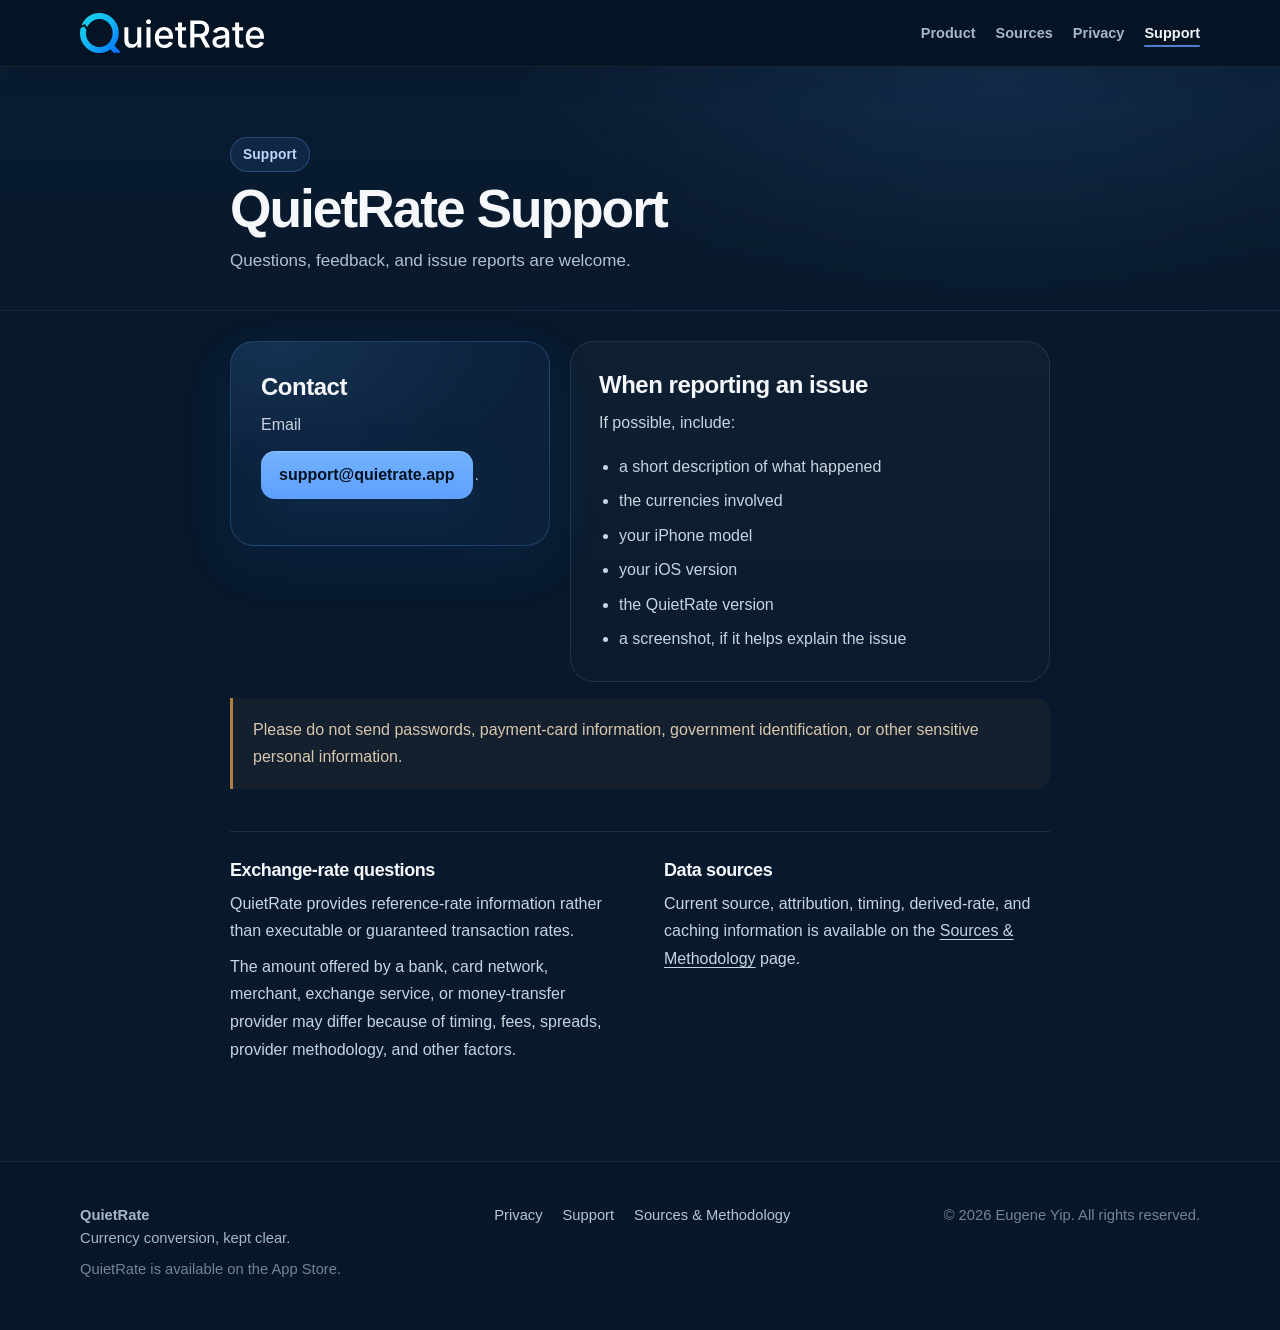
<file: support/index.html>
<!doctype html>
<html lang="en">
<head>
  <meta charset="utf-8">
  <meta name="viewport" content="width=device-width, initial-scale=1">
  <title>Support — QuietRate</title>
  <meta name="description" content="Support and contact information for QuietRate.">
  <meta name="theme-color" content="#08192D">
  <meta name="color-scheme" content="dark">
  <link rel="canonical" href="https://quietrate.app/support/">
  <meta property="og:type" content="website">
  <meta property="og:title" content="Support — QuietRate">
  <meta property="og:description" content="Support and contact information for QuietRate.">
  <meta property="og:url" content="https://quietrate.app/support/">
<link rel="icon" href="/favicon.svg" type="image/svg+xml">
<link rel="icon" href="/favicon-48x48.png" type="image/png" sizes="48x48">
<link rel="icon" href="/favicon-32x32.png" type="image/png" sizes="32x32">
<link rel="icon" href="/favicon-16x16.png" type="image/png" sizes="16x16">
<link rel="apple-touch-icon" href="/apple-touch-icon.png" sizes="180x180">
  <link rel="stylesheet" href="/assets/styles.css">
</head>
<body>

<a class="skip-link" href="#main">Skip to content</a>
<header class="site-header">
  <div class="wrap nav">
    <a class="brand" href="/"><img src="/assets/brand/QuietRate-Lockup-Integrated-Dark.svg" alt="QuietRate" width="207" height="44"></a>
    <nav aria-label="Primary">
      <ul class="nav-links">
        <li><a href="/">Product</a></li>
        <li><a href="/sources/">Sources</a></li>
        <li><a href="/privacy/">Privacy</a></li>
        <li><a href="/support/" aria-current="page">Support</a></li>
      </ul>
    </nav>
  </div>
</header>

<main id="main">

<section class="page-hero page-hero-wide">
  <div class="wrap">
    <span class="eyebrow">Support</span>
    <h1>QuietRate Support</h1>
    <p>Questions, feedback, and issue reports are welcome.</p>
  </div>
</section>
<section class="wrap prose prose-wide">
  <div class="support-task-grid">
    <section class="support-contact">
      <h2>Contact</h2>
      <p class="support-contact-line"><span>Email</span><span class="support-email-group"><a class="support-email-action" href="mailto:support@quietrate.app">support@quietrate.app</a><span>.</span></span></p>
    </section>
    <section class="support-report">
      <h2>When reporting an issue</h2>
      <p>If possible, include:</p>
      <ul>
        <li>a short description of what happened</li>
        <li>the currencies involved</li>
        <li>your iPhone model</li>
        <li>your iOS version</li>
        <li>the QuietRate version</li>
        <li>a screenshot, if it helps explain the issue</li>
      </ul>
    </section>
  </div>
  <p class="support-caution">Please do not send passwords, payment-card information, government identification, or other sensitive personal information.</p>

  <div class="support-secondary">
    <section>
      <h2>Exchange-rate questions</h2>
      <p>QuietRate provides reference-rate information rather than executable or guaranteed transaction rates.</p>
      <p>The amount offered by a bank, card network, merchant, exchange service, or money-transfer provider may differ because of timing, fees, spreads, provider methodology, and other factors.</p>
    </section>
    <section>
      <h2>Data sources</h2>
      <p>Current source, attribution, timing, derived-rate, and caching information is available on the <a href="/sources/">Sources &amp; Methodology</a> page.</p>
    </section>
  </div>
</section>

</main>

<footer class="site-footer">
  <div class="wrap footer-row">
    <div>
      <strong>QuietRate</strong><br>
      Currency conversion, kept clear.<br>
      <span class="meta-note">QuietRate is available on the App Store.</span>
    </div>
    <div class="footer-links" aria-label="Footer">
      <a href="/privacy/">Privacy</a>
      <a href="/support/">Support</a>
      <a href="/sources/">Sources &amp; Methodology</a>
    </div>
    <div>© 2026 Eugene Yip. All rights reserved.</div>
  </div>
</footer>

</body>
</html>
</file>
<file: assets/styles.css>
:root {
  color-scheme: dark;
  --bg: #08192D;
  --bg-elevated: #0D233C;
  --surface: #102B48;
  --surface-soft: #0B2138;
  --text: #F5F7FA;
  --muted: #A8B6C7;
  --subtle: #71849A;
  --accent: #5EA0FF;
  --accent-soft: rgba(94,160,255,.12);
  --border: rgba(255,255,255,.09);
  --warning: #F2A94A;
  --max: 1120px;
  --page: 820px;
  --reading: 780px;
  --radius-lg: 24px;
  --radius-md: 18px;
  --shadow: 0 24px 72px rgba(0,0,0,.18);
  --shadow-accent: 0 18px 50px rgba(27,91,170,.14);
}

* { box-sizing: border-box; }
html { scroll-behavior: smooth; background: var(--bg); }
body {
  min-height: 100vh;
  margin: 0;
  display: flex;
  flex-direction: column;
  font-family: -apple-system, BlinkMacSystemFont, "SF Pro Text", "SF Pro Display", "Helvetica Neue", Arial, sans-serif;
  background: var(--bg);
  color: var(--text);
  line-height: 1.55;
  -webkit-font-smoothing: antialiased;
  text-rendering: optimizeLegibility;
}
main { flex: 1 0 auto; }
a { color: inherit; text-underline-offset: .18em; }
a:hover { color: #fff; }
a:focus-visible {
  outline: 3px solid #B8D6FF;
  outline-offset: 4px;
  border-radius: 6px;
}

.skip-link {
  position: absolute;
  left: -9999px;
  top: 10px;
  z-index: 100;
  background: #fff;
  color: #000;
  padding: 10px 14px;
  border-radius: 10px;
}
.skip-link:focus { left: 10px; }

.wrap { width: min(calc(100% - 40px), var(--max)); margin: 0 auto; }

.site-header {
  position: sticky;
  top: 0;
  z-index: 20;
  backdrop-filter: saturate(150%) blur(18px);
  -webkit-backdrop-filter: saturate(150%) blur(18px);
  background: rgba(6,20,36,.86);
  border-bottom: 1px solid rgba(255,255,255,.075);
  box-shadow: 0 10px 32px rgba(0,0,0,.08);
}
.nav {
  min-height: 66px;
  display: flex;
  align-items: center;
  justify-content: space-between;
  gap: 24px;
}
.brand {
  display: inline-flex;
  align-items: center;
  flex: 0 0 auto;
  text-decoration: none;
}
.brand img {
  display: block;
  width: 184px;
  height: auto;
}
.nav-links {
  display: flex;
  flex-wrap: wrap;
  gap: 8px 20px;
  list-style: none;
  padding: 0;
  margin: 0;
  color: var(--muted);
  font-size: 14.5px;
  font-weight: 550;
}
.nav-links a {
  position: relative;
  text-decoration: none;
  padding: 10px 0;
}
.nav-links a[aria-current="page"] { color: var(--text); }
.nav-links a[aria-current="page"]::after {
  content: "";
  position: absolute;
  left: 0;
  right: 0;
  bottom: 4px;
  height: 2px;
  border-radius: 999px;
  background: rgba(94,160,255,.78);
}

.hero {
  padding: 92px 0 68px;
  border-bottom: 1px solid rgba(255,255,255,.045);
  background:
    radial-gradient(760px 420px at 82% 8%, rgba(94,160,255,.155), transparent 70%),
    linear-gradient(180deg, rgba(17,48,80,.18), rgba(8,25,45,0) 76%);
}
.eyebrow {
  display: inline-flex;
  align-items: center;
  min-height: 34px;
  padding: 6px 12px;
  border: 1px solid rgba(94,160,255,.30);
  background: rgba(94,160,255,.10);
  border-radius: 999px;
  color: #BED8FF;
  font-size: .86rem;
  font-weight: 650;
  letter-spacing: .01em;
}
.hero h1 {
  max-width: 820px;
  margin: 22px 0 18px;
  font-size: 80px;
  line-height: .98;
  letter-spacing: -.047em;
  font-weight: 760;
}
.hero-title span { display: inline; }
.hero .lede {
  max-width: 650px;
  color: #B4C2D2;
  font-size: 20px;
  line-height: 1.52;
  margin: 0;
}
.actions {
  display: flex;
  flex-wrap: wrap;
  align-items: center;
  gap: 14px;
  margin-top: 28px;
}
.button {
  display: inline-flex;
  min-height: 50px;
  align-items: center;
  justify-content: center;
  padding: 0 20px;
  border-radius: 13px;
  border: 1px solid var(--border);
  text-decoration: none;
  font-weight: 660;
}
.button.primary {
  background: linear-gradient(180deg, #72B2FF, var(--accent));
  color: #04111F;
  border-color: transparent;
  box-shadow: var(--shadow-accent), inset 0 1px 0 rgba(255,255,255,.25);
}
.button.secondary {
  background: rgba(255,255,255,.035);
  color: var(--text);
  border-color: rgba(255,255,255,.12);
}
.hero .button.primary {
  min-height: 56px;
  padding: 0 26px;
  border: 1px solid rgba(213,232,255,.30);
  border-radius: 14px;
  background: linear-gradient(180deg, #82BBFF 0%, #67A8FF 48%, #579AF7 100%);
  font-weight: 720;
  letter-spacing: -.005em;
  box-shadow:
    0 14px 34px rgba(31,105,195,.24),
    0 2px 5px rgba(0,0,0,.18),
    inset 0 1px 0 rgba(255,255,255,.42),
    inset 0 -1px 0 rgba(3,28,59,.16);
}
.hero .button.secondary {
  min-height: 48px;
}

@media (hover: hover) {
  .button.primary:hover { background: #78B0FF; color: #04111F; }
  .hero .button.primary:hover {
    background: linear-gradient(180deg, #8AC0FF 0%, #6EAEFF 50%, #5D9FF8 100%);
    border-color: rgba(225,239,255,.38);
    box-shadow:
      0 16px 38px rgba(31,105,195,.28),
      0 2px 5px rgba(0,0,0,.18),
      inset 0 1px 0 rgba(255,255,255,.46),
      inset 0 -1px 0 rgba(3,28,59,.14);
  }
  .button.secondary:hover {
    background: rgba(255,255,255,.075);
    border-color: rgba(255,255,255,.16);
    color: var(--text);
  }
}
.hero .button.primary:active {
  background: linear-gradient(180deg, #6EAFFF 0%, #5EA0FF 55%, #5294F0 100%);
  box-shadow:
    0 8px 22px rgba(31,105,195,.20),
    inset 0 1px 0 rgba(255,255,255,.30),
    inset 0 -1px 0 rgba(3,28,59,.20);
}

.section { padding: 72px 0; }
.section + .section { border-top: 1px solid rgba(255,255,255,.05); }
.feature-section {
  position: relative;
  padding: 84px 0 82px;
  background:
    radial-gradient(720px 360px at 18% 12%, rgba(94,160,255,.055), transparent 72%),
    linear-gradient(180deg, rgba(13,39,66,.28), rgba(8,25,45,0) 88%);
}
.reference-section {
  padding: 58px 0 82px;
  border-top-color: rgba(255,255,255,.045) !important;
}
.section-title {
  max-width: 760px;
  margin-bottom: 38px;
}
.section-title h2 {
  margin: 0 0 12px;
  font-size: 42px;
  line-height: 1.05;
  letter-spacing: -.035em;
}
.section-title p { margin: 0; color: var(--muted); font-size: 17px; }

.card {
  background: linear-gradient(180deg, rgba(255,255,255,.03), rgba(255,255,255,.012));
  border: 1px solid rgba(255,255,255,.085);
  border-radius: var(--radius-lg);
  padding: 28px;
}
.card h3 { margin: 0 0 9px; font-size: 20px; letter-spacing: -.01em; }
.card p { margin: 0; color: var(--muted); }

.feature-lead-grid {
  display: grid;
  grid-template-columns: 1.62fr 1fr;
  gap: 18px;
}
.feature-lead {
  min-height: 252px;
  display: flex;
  flex-direction: column;
  justify-content: flex-end;
  padding: 38px;
  border-color: rgba(94,160,255,.22);
  background:
    radial-gradient(420px 220px at 18% 0%, rgba(94,160,255,.13), transparent 78%),
    linear-gradient(180deg, rgba(17,48,80,.78), rgba(12,34,58,.58));
  box-shadow: var(--shadow);
}
.feature-lead h3 {
  max-width: 360px;
  font-size: 32px;
  letter-spacing: -.025em;
}
.feature-lead p { max-width: 560px; font-size: 17px; color: #B9C7D7; }
.feature-supporting {
  display: flex;
  flex-direction: column;
  justify-content: flex-end;
  padding: 32px;
  background: linear-gradient(180deg, rgba(255,255,255,.04), rgba(255,255,255,.014));
  border-color: rgba(255,255,255,.105);
}
.feature-context-grid {
  display: grid;
  grid-template-columns: 1fr 1fr;
  gap: 30px;
  margin-top: 38px;
}
.feature-context-grid .card {
  padding: 23px 4px 0;
  border: 0;
  border-top: 1px solid rgba(255,255,255,.11);
  border-radius: 0;
  background: transparent;
}
.feature-principles {
  display: grid;
  grid-template-columns: 1fr 1fr;
  margin-top: 38px;
  border-top: 1px solid rgba(255,255,255,.09);
  border-bottom: 1px solid rgba(255,255,255,.09);
}
.feature-principle { padding: 26px 28px 26px 0; }
.feature-principle + .feature-principle {
  border-left: 1px solid var(--border);
  padding: 26px 0 26px 28px;
}
.feature-principle h3 { margin: 0 0 8px; font-size: 18px; letter-spacing: -.01em; }
.feature-principle p { margin: 0; color: var(--muted); }

.notice {
  display: grid;
  gap: 8px;
  padding: 22px 24px;
  border: 0;
  border-left: 2px solid rgba(242,169,74,.62);
  border-radius: 0 16px 16px 0;
  background: linear-gradient(90deg, rgba(242,169,74,.075), rgba(242,169,74,.025));
}
.notice strong { color: #FFD59C; }
.notice p { margin: 0; color: #D6C2A7; }
.notice.source-summary {
  padding: 30px;
  border: 1px solid rgba(94,160,255,.20);
  border-radius: 22px;
  background:
    radial-gradient(520px 220px at 12% 0%, rgba(94,160,255,.11), transparent 78%),
    rgba(12,35,59,.72);
  box-shadow: 0 22px 64px rgba(0,0,0,.14);
}
.notice.source-summary > strong { color: #BED8FF; }
.notice.source-summary > p { color: #C9D8E8; }

.page-hero {
  padding: 70px 0 36px;
  border-bottom: 1px solid rgba(255,255,255,.045);
  background:
    radial-gradient(680px 330px at 78% 0%, rgba(94,160,255,.12), transparent 72%),
    linear-gradient(180deg, rgba(15,43,72,.16), rgba(8,25,45,0) 80%);
}
.page-hero .wrap { max-width: var(--reading); }
.page-hero-wide .wrap { max-width: var(--page); }
.page-hero h1 {
  max-width: 760px;
  margin: 10px 0 11px;
  font-size: 56px;
  line-height: 1.02;
  letter-spacing: -.038em;
}
.page-hero p {
  max-width: 640px;
  margin: 0;
  color: #B3C1D1;
  font-size: 17px;
  line-height: 1.55;
}

.prose {
  max-width: var(--reading);
  padding-top: 30px;
  padding-bottom: 90px;
}
.prose-wide { max-width: var(--page); }
.prose h2 {
  margin: 48px 0 12px;
  font-size: 1.5rem;
  line-height: 1.22;
  letter-spacing: -.022em;
}
.prose > h2 {
  padding-top: 36px;
  border-top: 1px solid rgba(255,255,255,.065);
}
.prose p, .prose li {
  color: #C9D4E0;
  line-height: 1.72;
}
.prose > p:first-child {
  margin-top: 0;
  color: #D4DEE8;
  font-size: 17px;
  line-height: 1.7;
}
.prose ul { padding-left: 1.25rem; }
.prose li + li { margin-top: 7px; }
.prose code {
  background: rgba(255,255,255,.06);
  border: 1px solid var(--border);
  padding: .08em .38em;
  border-radius: 6px;
}
.meta-note {
  display: inline-block;
  margin-top: 8px;
  color: var(--subtle);
  font-size: .92rem;
}

.definition-grid {
  display: grid;
  grid-template-columns: 180px 1fr;
  gap: 10px 20px;
  padding: 22px 0;
}
.definition-grid dt { color: var(--muted); }
.definition-grid dd { margin: 0; color: var(--text); }

.source-model {
  margin-top: 18px;
  padding-top: 18px;
  border-top: 1px solid rgba(94,160,255,.18);
}
.source-model-inputs {
  display: grid;
  grid-template-columns: 1fr 1fr;
  gap: 14px;
}
.source-model-card {
  min-width: 0;
  padding: 22px;
  border: 1px solid rgba(255,255,255,.085);
  border-radius: var(--radius-md);
  background: rgba(3,17,31,.26);
  box-shadow: inset 0 1px 0 rgba(255,255,255,.018);
}
.source-model-card h3 {
  margin: 0 0 6px;
  color: var(--text);
  font-size: 18px;
  letter-spacing: -.01em;
}
.source-model-card > p { color: var(--muted); font-size: 14px; }
.source-transport {
  display: grid;
  gap: 3px;
  margin-top: 12px;
  padding: 11px 12px;
  border-radius: 12px;
  border: 1px solid rgba(94,160,255,.10);
  background: rgba(94,160,255,.065);
  color: #BFD6EF;
  font-size: 12.5px;
  line-height: 1.5;
}
.source-transport strong { color: #CFE2F8; }
.source-model-flow {
  position: relative;
  width: 100%;
  height: 46px;
  background:
    linear-gradient(rgba(94,160,255,.38), rgba(94,160,255,.38)) 25% 0 / 1px 10px no-repeat,
    linear-gradient(rgba(94,160,255,.38), rgba(94,160,255,.38)) 75% 0 / 1px 10px no-repeat,
    linear-gradient(90deg, rgba(94,160,255,.22), rgba(94,160,255,.50), rgba(94,160,255,.22)) center 9px / 50% 1px no-repeat,
    linear-gradient(rgba(94,160,255,.50), rgba(94,160,255,.50)) center 9px / 1px 27px no-repeat;
}
.source-model-flow::before {
  content: "";
  position: absolute;
  left: calc(50% - 3px);
  top: 6px;
  width: 6px;
  height: 6px;
  border: 1px solid rgba(137,188,255,.62);
  border-radius: 50%;
  background: #0B2138;
  box-shadow: 0 0 0 3px rgba(94,160,255,.045);
}
.source-model-flow::after {
  content: "";
  position: absolute;
  left: calc(50% - 4px);
  top: 31px;
  width: 8px;
  height: 8px;
  border-right: 1px solid rgba(137,188,255,.70);
  border-bottom: 1px solid rgba(137,188,255,.70);
  transform: rotate(45deg);
}
.source-derived {
  padding: 20px 22px;
  border: 1px solid rgba(94,160,255,.28);
  border-radius: 20px;
  background: linear-gradient(180deg, rgba(94,160,255,.105), rgba(94,160,255,.06));
  box-shadow: inset 0 1px 0 rgba(255,255,255,.03);
  text-align: center;
}
.source-derived h3 { margin: 0 0 6px; color: var(--text); font-size: 20px; }
.source-derived p { color: #C9D8E8; font-size: 14px; }
.source-timing-pair {
  display: grid;
  grid-template-columns: 1fr 1fr;
  gap: 18px;
  margin-top: 18px;
}
.source-timing {
  padding-top: 15px;
  border-top: 1px solid rgba(255,255,255,.10);
}
.source-timing strong { display: block; margin-bottom: 4px; color: var(--text); font-size: 16px; }
.source-timing span { color: var(--muted); font-size: 14px; line-height: 1.55; }

.support-task-grid {
  display: grid;
  grid-template-columns: .8fr 1.2fr;
  gap: 20px;
  padding-top: 0;
  align-items: start;
}
.support-contact,
.support-report {
  border-radius: var(--radius-lg);
}
.support-contact {
  padding: 30px;
  border: 1px solid rgba(94,160,255,.23);
  background:
    radial-gradient(320px 180px at 15% 0%, rgba(94,160,255,.12), transparent 78%),
    rgba(13,38,64,.72);
  box-shadow: var(--shadow-accent);
}
.support-report {
  padding: 28px;
  border: 1px solid var(--border);
  background: linear-gradient(180deg, rgba(255,255,255,.03), rgba(255,255,255,.012));
}
.support-task-grid h2 {
  margin: 0 0 10px;
  font-size: 24px;
  letter-spacing: -.02em;
}
.support-task-grid p { margin-top: 0; }
.support-contact-line {
  display: flex;
  flex-direction: column;
  align-items: flex-start;
  gap: 12px;
}
.support-email-group { display: inline-flex; align-items: center; gap: 2px; }
.support-email-group > span { color: var(--muted); }
.support-report ul { margin: 14px 0 0; }
.support-email-action {
  display: inline-flex;
  align-items: center;
  min-height: 48px;
  margin-top: 0;
  padding: 0 18px;
  border-radius: 14px;
  background: linear-gradient(180deg, #72B2FF, var(--accent));
  color: #04111F;
  font-weight: 700;
  box-shadow: var(--shadow-accent), inset 0 1px 0 rgba(255,255,255,.22);
  text-decoration: none;
}
.support-email-action:hover { color: #04111F; }
.support-caution {
  margin: 16px 0 0;
  padding: 18px 20px;
  border-left: 3px solid rgba(242,169,74,.7);
  border-radius: 0 14px 14px 0;
  background: rgba(242,169,74,.055);
  color: #D8C7AF !important;
}
.support-secondary {
  display: grid;
  grid-template-columns: 1fr 1fr;
  gap: 48px;
  margin-top: 42px;
  padding-top: 28px;
  border-top: 1px solid var(--border);
}
.support-secondary h2 { margin: 0 0 8px; font-size: 18px; }
.support-secondary p { margin: 0 0 8px; }

.site-footer {
  margin-top: auto;
  border-top: 1px solid rgba(255,255,255,.075);
  padding: 42px 0 50px;
  background: rgba(3,14,27,.18);
  color: var(--muted);
  font-size: .92rem;
}
.footer-row {
  display: flex;
  align-items: flex-start;
  justify-content: space-between;
  gap: 28px;
  flex-wrap: wrap;
}
.footer-row > div:first-child { max-width: 320px; }
.footer-row > div:last-child { color: var(--subtle); }
.footer-links { display: flex; flex-wrap: wrap; gap: 14px 20px; }
.footer-links a { color: #B7C4D3; text-decoration: none; }

@media (max-width: 1280px) {
  .hero h1 { max-width: 790px; }
  .page-hero h1 { max-width: 730px; }
}

@media (max-width: 1100px) {
  .brand img { width: 176px; }
  .hero-title span { display: block; }
  .hero { padding: 84px 0 64px; }
  .hero h1 { max-width: 720px; }
  .hero .lede { max-width: 620px; font-size: 19px; }
  .page-hero { padding: 60px 0 28px; }
  .page-hero h1 { max-width: 700px; }
}

@media (max-width: 900px) {
  .wrap { width: min(calc(100% - 32px), var(--max)); }
  .nav { min-height: 64px; }
  .brand img { width: 170px; }
  .nav-links { gap: 8px 18px; font-size: 14px; }
  .hero { padding: 74px 0 56px; }
  .hero h1 { max-width: 620px; line-height: .99; }
  .hero .lede { max-width: 590px; font-size: 18px; }
  .actions { margin-top: 26px; }
  .section { padding: 60px 0; }
  .feature-section { padding: 72px 0 70px; }
  .reference-section { padding: 52px 0 70px; }
  .section-title h2 { font-size: 35px; }
  .feature-lead-grid { grid-template-columns: 1.3fr 1fr; }
  .page-hero { padding: 56px 0 27px; }
  .page-hero h1 { max-width: 620px; line-height: 1.03; }
}

@media (max-width: 760px) {
  .wrap { width: min(calc(100% - 28px), var(--max)); }
  .hero { padding: 70px 0 52px; }
  .hero h1 { max-width: 580px; }
  .page-hero h1 { max-width: 580px; }
  .card, .notice { padding: 22px; }
}

@media (max-width: 680px) {
  .site-header { position: static; }
  .nav {
    min-height: 0;
    align-items: flex-start;
    flex-direction: column;
    padding: 15px 0;
    gap: 7px;
  }
  .brand img { width: 164px; }
  .nav-links { gap: 0 16px; font-size: 13.5px; }
  .nav-links a,
  .footer-links a {
    display: inline-flex;
    align-items: center;
    min-height: 44px;
  }
  .feature-lead-grid,
  .feature-context-grid,
  .feature-principles,
  .source-model-inputs,
  .source-timing-pair,
  .support-task-grid,
  .support-secondary {
    grid-template-columns: 1fr;
  }
  .feature-lead { min-height: auto; padding: 28px; }
  .feature-supporting { padding: 26px; }
  .feature-context-grid { gap: 22px; margin-top: 28px; }
  .feature-context-grid .card { padding: 22px 0 0; }
  .feature-principles { margin-top: 30px; }
  .feature-principle,
  .feature-principle + .feature-principle { padding: 24px 0; border-left: 0; }
  .feature-principle + .feature-principle { border-top: 1px solid var(--border); }
  .definition-grid { grid-template-columns: 1fr; gap: 2px; }
  .definition-grid dd { margin-bottom: 12px; }
  .source-model-flow {
    height: 38px;
    background: linear-gradient(rgba(94,160,255,.48), rgba(94,160,255,.48)) center top / 1px 29px no-repeat;
  }
  .source-model-flow::before { top: 0; }
  .source-model-flow::after { top: 24px; }
  .support-contact,
  .support-report { padding: 24px; }
  .notice.source-summary { padding: 24px; }
  .support-secondary { gap: 24px; }
}

@media (max-width: 520px) {
  .hero { padding: 54px 0 42px; }
  .hero h1 {
    max-width: 100%;
    margin: 18px 0 15px;
    line-height: .99;
    letter-spacing: -.042em;
  }
  .hero .lede { max-width: 100%; font-size: 17px; line-height: 1.5; }
  .actions {
    display: grid;
    grid-template-columns: 1fr;
    margin-top: 23px;
  }
  .hero .actions .button { width: 100%; }
  .section { padding: 50px 0; }
  .feature-section { padding: 58px 0 56px; }
  .reference-section { padding: 44px 0 58px; }
  .section-title h2 { font-size: 31px; }
  .section-title p { font-size: 16px; }
  .feature-lead h3 { font-size: 26px; }
  .page-hero { padding: 48px 0 26px; }
  .prose { padding-top: 24px; padding-bottom: 70px; }
  .prose > h2 { padding-top: 30px; }
  .page-hero h1 {
    max-width: 100%;
    margin: 9px 0 10px;
    line-height: 1.04;
    letter-spacing: -.034em;
  }
  .page-hero p { max-width: 100%; font-size: 16.5px; line-height: 1.5; }
  .source-model-card { padding: 17px; }
  .source-derived { padding: 18px; text-align: left; }
  .support-email-action { justify-content: center; }
  .footer-row { flex-direction: column; }
  .footer-links { margin: 4px 0; }
}


/* Frozen A2 title scale, interpolated between owner-approved review widths to avoid breakpoint jumps. */
@media (max-width: 1440px) {
  .hero h1 { font-size: calc(1.66666667vw + 56px); }
  .page-hero h1 { font-size: calc(1.66666667vw + 32px); }
}
@media (max-width: 1200px) {
  .hero h1 { font-size: calc(4.54545455vw + 21.45454545px); }
  .page-hero h1 { font-size: calc(2.27272727vw + 24.72727273px); }
}
@media (max-width: 1024px) {
  .hero h1 { font-size: calc(6.31578947vw + 3.32631579px); }
  .page-hero h1 { font-size: calc(3.15789474vw + 15.66315789px); }
}
@media (max-width: 834px) {
  .hero h1 { font-size: 56px; }
  .page-hero h1 { font-size: 42px; }
}
@media (max-width: 768px) {
  .hero h1 { font-size: calc(16.66666667vw - 72px); }
  .page-hero h1 { font-size: calc(8.33333333vw - 22px); }
}
@media (max-width: 744px) {
  .hero h1 { font-size: calc(2.54777070vw + 33.04458599px); }
  .page-hero h1 { font-size: calc(1.27388535vw + 30.52229299px); }
}
@media (max-width: 430px) {
  .hero h1 { font-size: calc(7.5vw + 11.75px); }
  .page-hero h1 { font-size: calc(5vw + 14.5px); }
}
@media (max-width: 390px) {
  .hero h1 { font-size: 41px; }
  .page-hero h1 { font-size: 34px; }
}
@media (max-width: 375px) {
  .hero h1 { font-size: calc(5.45454545vw + 20.54545455px); }
  .page-hero h1 { font-size: calc(3.63636364vw + 20.36363636px); }
}
@media (max-width: 320px) {
  .hero h1 { font-size: 38px; }
  .page-hero h1 { font-size: 32px; }
}

@media (prefers-reduced-motion: reduce) {
  html { scroll-behavior: auto; }
}
</file>
